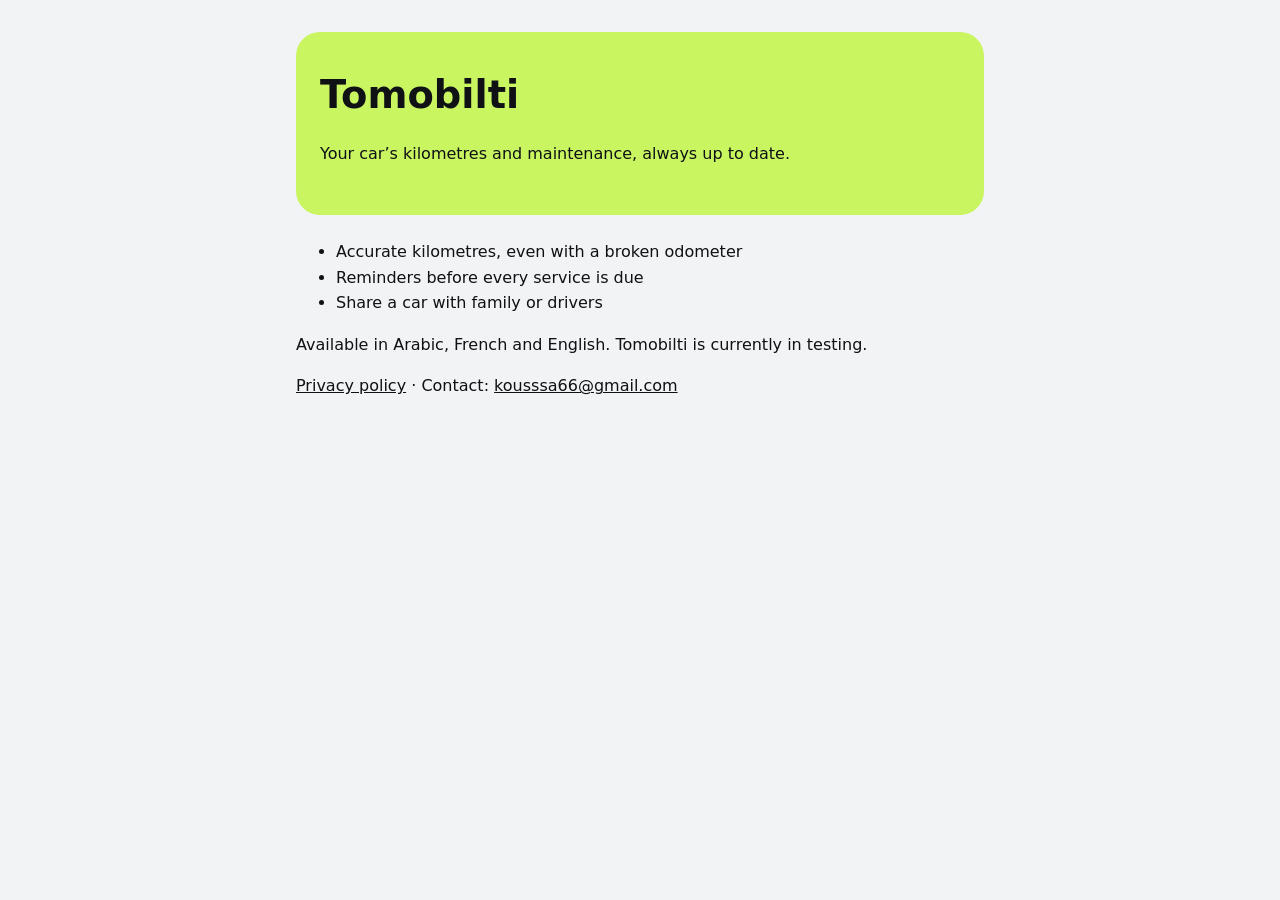
<file: index.html>
<!doctype html>
<html lang="en">
<head>
<meta charset="utf-8">
<meta name="viewport" content="width=device-width,initial-scale=1">
<title>Tomobilti – mileage and car maintenance tracker</title>
<meta name="description" content="Tomobilti tracks your car's kilometres and maintenance, even with a broken odometer.">
<link rel="stylesheet" href="style.css">
</head>
<body>
<main>
<header class="hero">
<h1>Tomobilti</h1>
<p>Your car’s kilometres and maintenance, always up to date.</p>
</header>
<ul>
<li>Accurate kilometres, even with a broken odometer</li>
<li>Reminders before every service is due</li>
<li>Share a car with family or drivers</li>
</ul>
<p>Available in Arabic, French and English. Tomobilti is currently in testing.</p>
<p><a href="privacy.html">Privacy policy</a> · Contact: <a href="mailto:kousssa66@gmail.com">kousssa66@gmail.com</a></p>
</main>
</body>
</html>
</file>
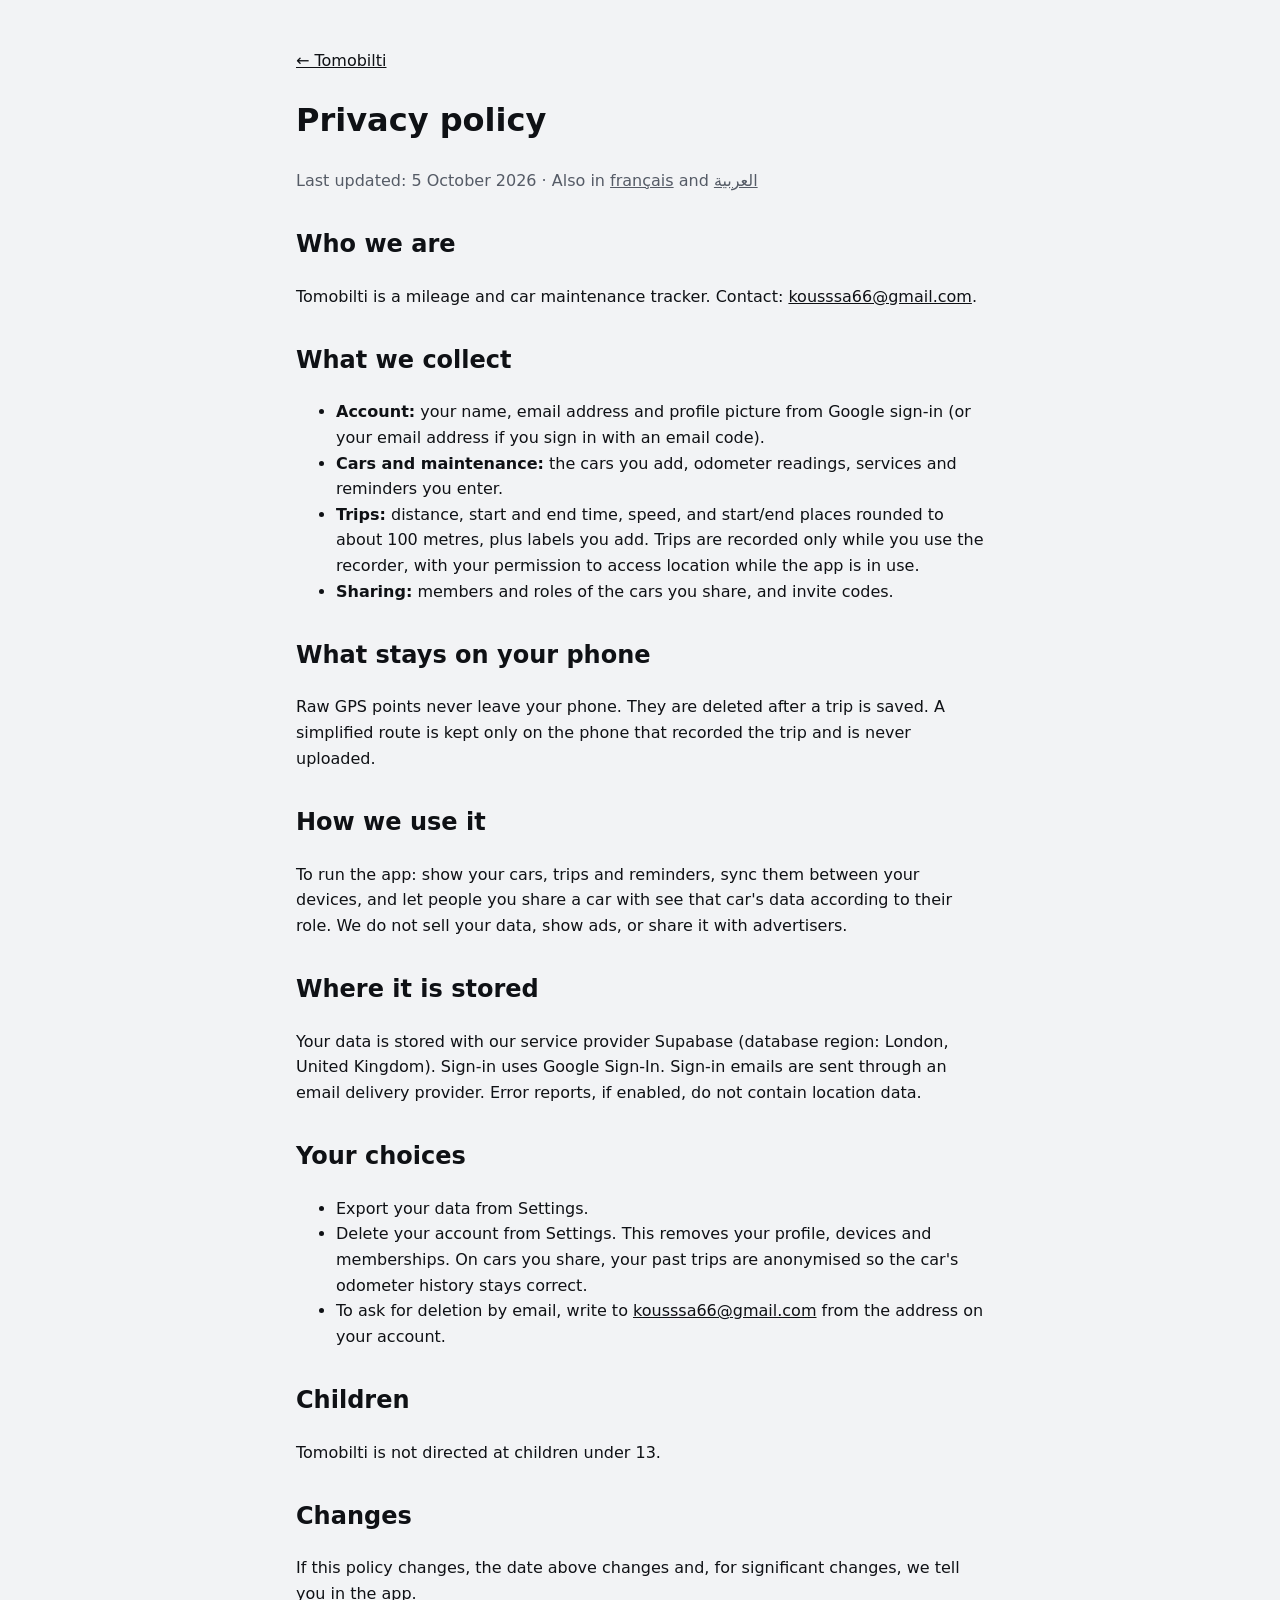
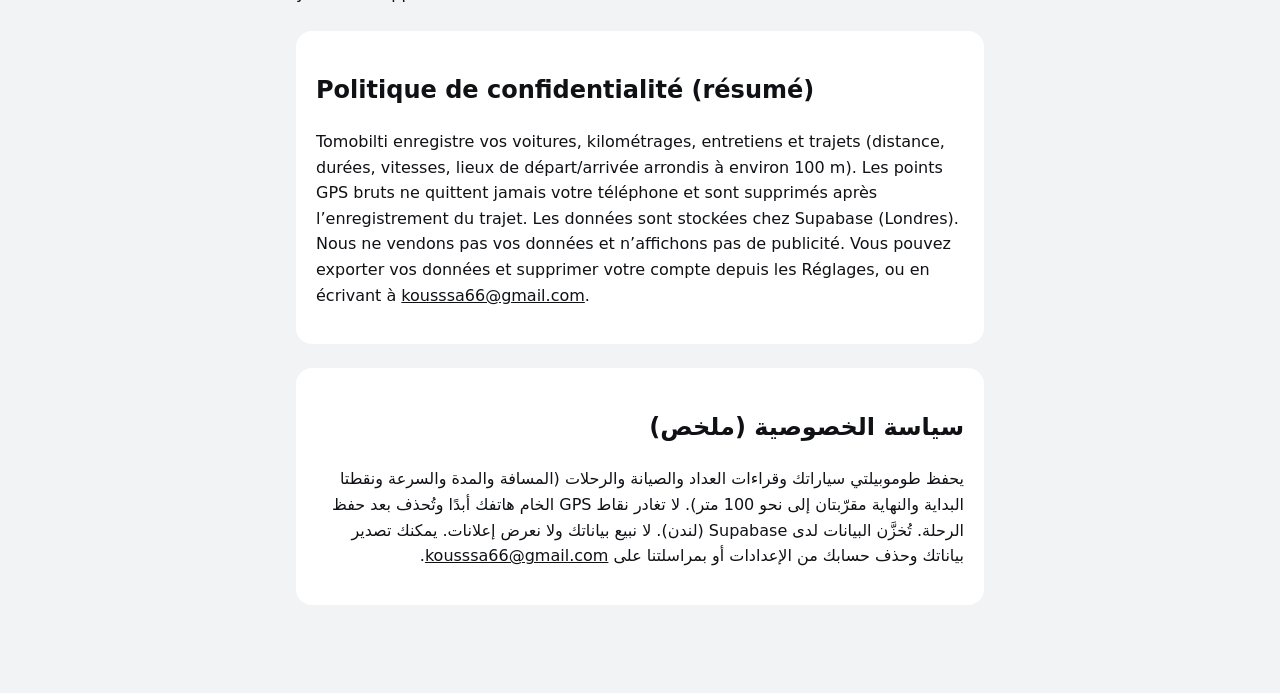
<file: privacy.html>
<!doctype html>
<html lang="en">
<head>
<meta charset="utf-8">
<meta name="viewport" content="width=device-width,initial-scale=1">
<title>Tomobilti – Privacy policy</title>
<link rel="stylesheet" href="style.css">
</head>
<body>
<main>
<p><a href="index.html">← Tomobilti</a></p>
<h1>Privacy policy</h1>
<p class="muted">Last updated: 5 October 2026 · Also in <a href="#fr">français</a> and <a href="#ar">العربية</a></p>

<h2>Who we are</h2>
<p>Tomobilti is a mileage and car maintenance tracker. Contact: <a href="mailto:kousssa66@gmail.com">kousssa66@gmail.com</a>.</p>

<h2>What we collect</h2>
<ul>
<li><strong>Account:</strong> your name, email address and profile picture from Google sign-in (or your email address if you sign in with an email code).</li>
<li><strong>Cars and maintenance:</strong> the cars you add, odometer readings, services and reminders you enter.</li>
<li><strong>Trips:</strong> distance, start and end time, speed, and start/end places rounded to about 100 metres, plus labels you add. Trips are recorded only while you use the recorder, with your permission to access location while the app is in use.</li>
<li><strong>Sharing:</strong> members and roles of the cars you share, and invite codes.</li>
</ul>

<h2>What stays on your phone</h2>
<p>Raw GPS points never leave your phone. They are deleted after a trip is saved. A simplified route is kept only on the phone that recorded the trip and is never uploaded.</p>

<h2>How we use it</h2>
<p>To run the app: show your cars, trips and reminders, sync them between your devices, and let people you share a car with see that car's data according to their role. We do not sell your data, show ads, or share it with advertisers.</p>

<h2>Where it is stored</h2>
<p>Your data is stored with our service provider Supabase (database region: London, United Kingdom). Sign-in uses Google Sign-In. Sign-in emails are sent through an email delivery provider. Error reports, if enabled, do not contain location data.</p>

<h2>Your choices</h2>
<ul>
<li>Export your data from Settings.</li>
<li>Delete your account from Settings. This removes your profile, devices and memberships. On cars you share, your past trips are anonymised so the car's odometer history stays correct.</li>
<li>To ask for deletion by email, write to <a href="mailto:kousssa66@gmail.com">kousssa66@gmail.com</a> from the address on your account.</li>
</ul>

<h2>Children</h2>
<p>Tomobilti is not directed at children under 13.</p>

<h2>Changes</h2>
<p>If this policy changes, the date above changes and, for significant changes, we tell you in the app.</p>

<section class="lang" id="fr" lang="fr">
<h2>Politique de confidentialité (résumé)</h2>
<p>Tomobilti enregistre vos voitures, kilométrages, entretiens et trajets (distance, durées, vitesses, lieux de départ/arrivée arrondis à environ 100 m). Les points GPS bruts ne quittent jamais votre téléphone et sont supprimés après l’enregistrement du trajet. Les données sont stockées chez Supabase (Londres). Nous ne vendons pas vos données et n’affichons pas de publicité. Vous pouvez exporter vos données et supprimer votre compte depuis les Réglages, ou en écrivant à <a href="mailto:kousssa66@gmail.com">kousssa66@gmail.com</a>.</p>
</section>

<section class="lang" id="ar" lang="ar" dir="rtl">
<h2>سياسة الخصوصية (ملخص)</h2>
<p>يحفظ طوموبيلتي سياراتك وقراءات العداد والصيانة والرحلات (المسافة والمدة والسرعة ونقطتا البداية والنهاية مقرّبتان إلى نحو 100 متر). لا تغادر نقاط GPS الخام هاتفك أبدًا وتُحذف بعد حفظ الرحلة. تُخزَّن البيانات لدى Supabase (لندن). لا نبيع بياناتك ولا نعرض إعلانات. يمكنك تصدير بياناتك وحذف حسابك من الإعدادات أو بمراسلتنا على <a href="mailto:kousssa66@gmail.com">kousssa66@gmail.com</a>.</p>
</section>
</main>
</body>
</html>
</file>
<file: style.css>
:root{--bg:#f2f3f5;--ink:#0f1115;--muted:#555b66;--accent:#c8f560;--card:#fff}
@media (prefers-color-scheme:dark){:root{--bg:#0a0b0d;--ink:#f2f3f5;--muted:#9aa1ad;--card:#15171b}}
*{box-sizing:border-box}
body{margin:0;background:var(--bg);color:var(--ink);font:16px/1.6 system-ui,-apple-system,"Segoe UI",Roboto,sans-serif}
main{max-width:720px;margin:0 auto;padding:32px 16px 64px}
header.hero{background:var(--accent);color:#0f1115;border-radius:24px;padding:32px 24px;margin-bottom:24px}
header.hero h1{margin:0 0 8px;font-size:2.4rem}
h2{margin-top:32px}
a{color:inherit}
.muted{color:var(--muted)}
section.lang{background:var(--card);border-radius:16px;padding:8px 20px 20px;margin:24px 0}
</file>
